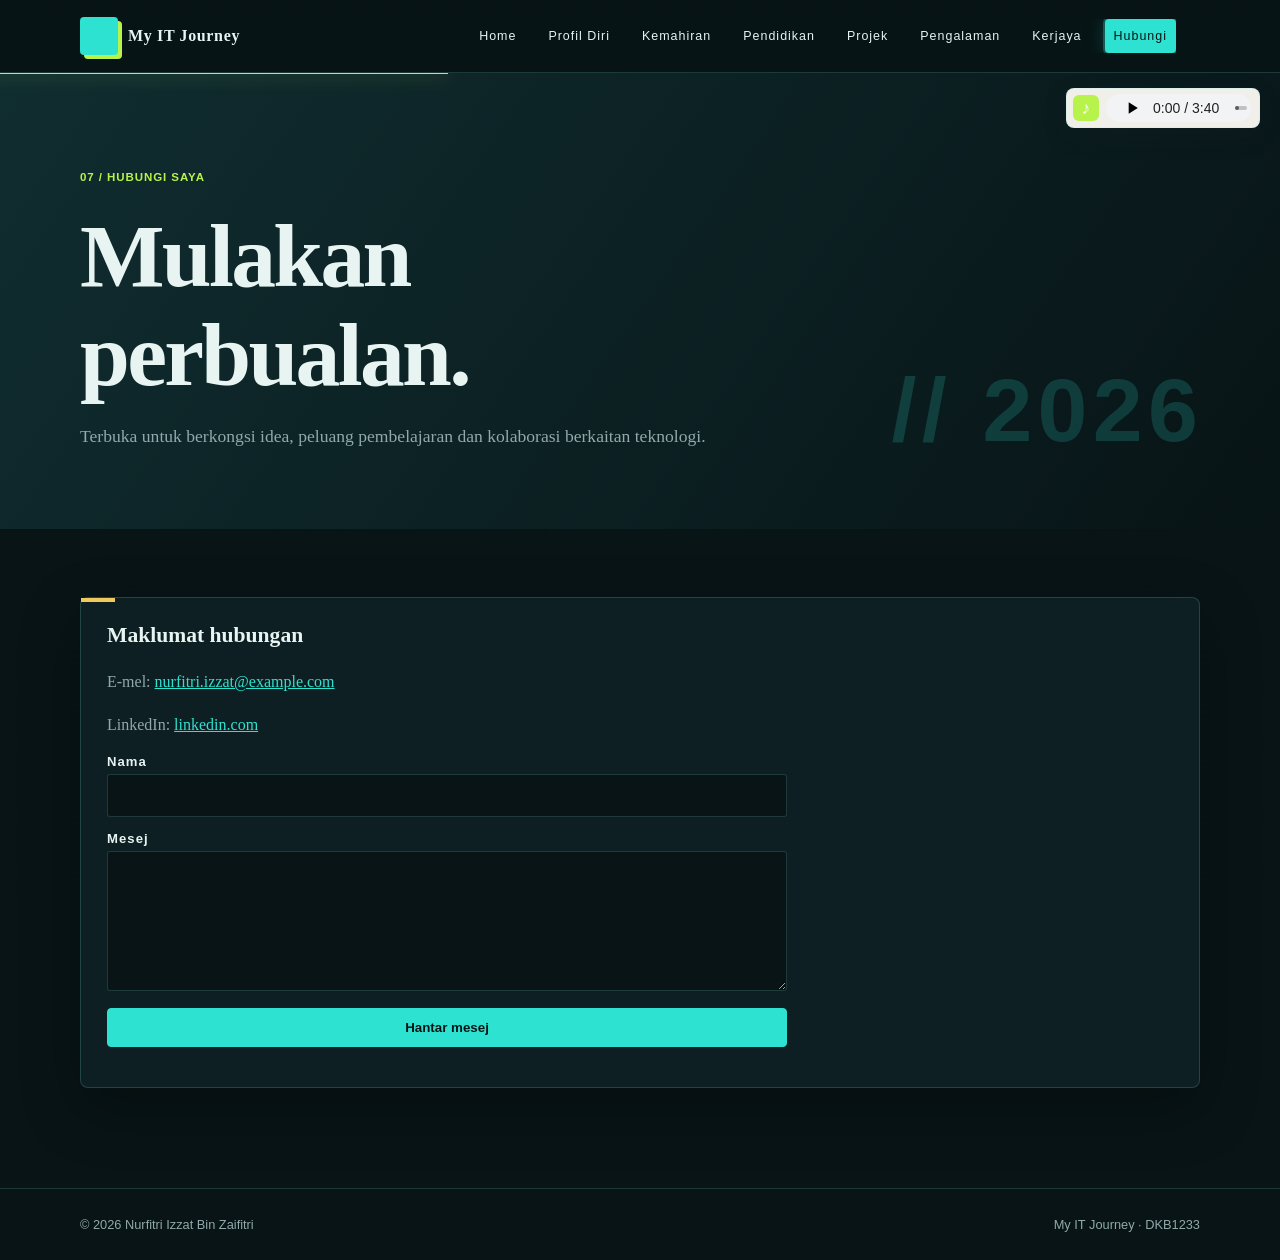
<file: hubungi.html>
<!DOCTYPE html>
<html lang="ms"><head><meta charset="UTF-8"><meta name="viewport" content="width=device-width, initial-scale=1.0"><title>Hubungi | My IT Journey</title><link rel="stylesheet" href="style.css"><link rel="stylesheet" href="theme.css"></head><body>
<header class="topbar"><div class="container nav"><a href="index.html" class="brand"><span class="brand-mark">NI</span><span>My IT Journey</span></a><nav class="nav-links"><a href="index.html">Home</a><a href="profil.html">Profil Diri</a><a href="kemahiran.html">Kemahiran</a><a href="pendidikan.html">Pendidikan</a><a href="projek.html">Projek</a><a href="pengalaman.html">Pengalaman</a><a href="kerjaya.html">Kerjaya</a><a href="hubungi.html">Hubungi</a></nav><div class="header-audio" aria-label="Kawalan muzik latar"><span class="header-audio-label">Muzik latar</span><audio class="background-music" controls autoplay loop preload="auto" aria-label="Muzik latar portfolio"><source src="assets/music/background.mp3" type="audio/mpeg">Pelayar anda tidak menyokong audio.</audio></div></div></header>
<main><section class="page-hero"><div class="container"><span class="eyebrow">07 / HUBUNGI SAYA</span><h1>Mulakan perbualan.</h1><p>Terbuka untuk berkongsi idea, peluang pembelajaran dan kolaborasi berkaitan teknologi.</p></div></section><section class="page-content"><div class="container"><div class="card"><h3>Maklumat hubungan</h3><p>E-mel: <a href="mailto:nurfitri.izzat@example.com">nurfitri.izzat@example.com</a></p><p>LinkedIn: <a href="https://www.linkedin.com/" target="_blank" rel="noopener">linkedin.com</a></p><form class="contact-form" id="contactForm"><label for="nama">Nama<input id="nama" name="nama" required></label><label for="mesej">Mesej<textarea id="mesej" name="mesej" required></textarea></label><button class="btn primary" type="submit">Hantar mesej</button><span class="form-status" id="formStatus" aria-live="polite"></span></form></div></div></section></main><footer><div class="container footer-row"><span>© 2026 Nurfitri Izzat Bin Zaifitri</span><span>My IT Journey · DKB1233</span></div></footer><script src="script.js"></script></body></html>
</file>
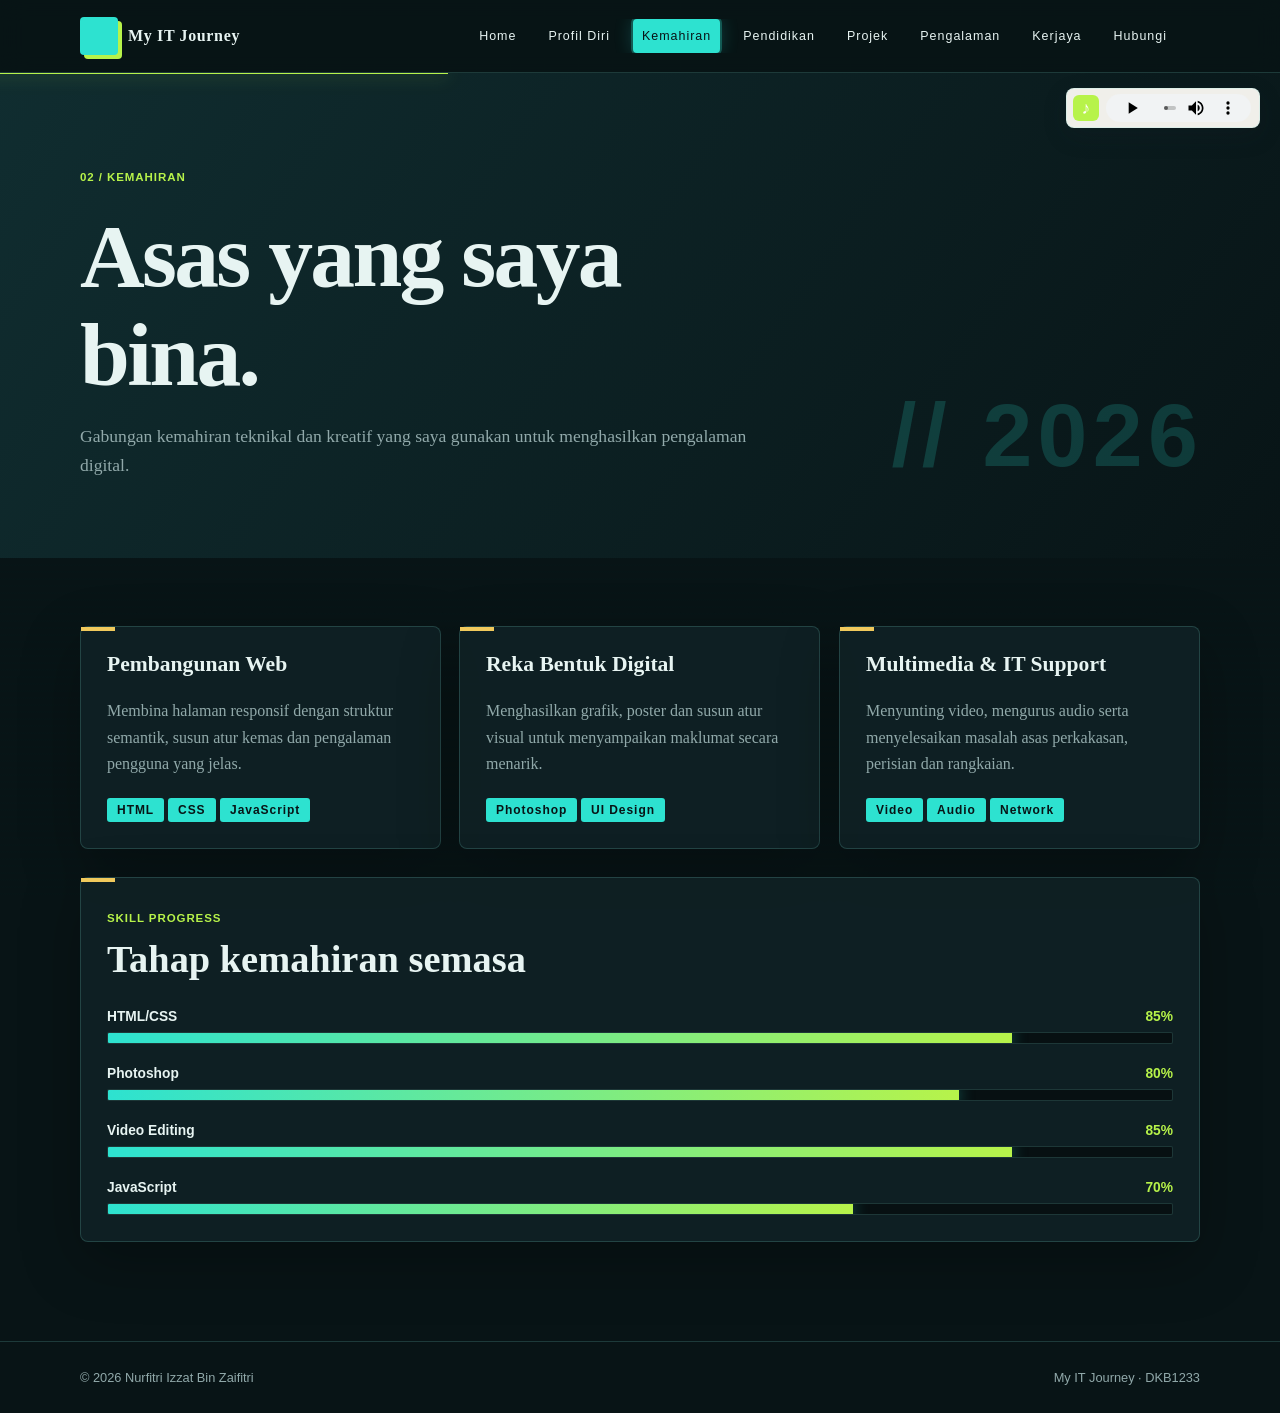
<file: kemahiran.html>
<!DOCTYPE html>
<html lang="ms">
<head><meta charset="UTF-8"><meta name="viewport" content="width=device-width, initial-scale=1.0"><title>Kemahiran | My IT Journey</title><link rel="stylesheet" href="style.css"><link rel="stylesheet" href="theme.css"></head>
<body>
<header class="topbar"><div class="container nav"><a href="index.html" class="brand"><span class="brand-mark">NI</span><span>My IT Journey</span></a><nav class="nav-links"><a href="index.html">Home</a><a href="profil.html">Profil Diri</a><a href="kemahiran.html">Kemahiran</a><a href="pendidikan.html">Pendidikan</a><a href="projek.html">Projek</a><a href="pengalaman.html">Pengalaman</a><a href="kerjaya.html">Kerjaya</a><a href="hubungi.html">Hubungi</a></nav><div class="header-audio" aria-label="Kawalan muzik latar"><span class="header-audio-label">Muzik latar</span><audio class="background-music" controls autoplay loop preload="auto" aria-label="Muzik latar portfolio"><source src="assets/music/background.mp3" type="audio/mpeg">Pelayar anda tidak menyokong audio.</audio></div></div></header>
<main><section class="page-hero"><div class="container"><span class="eyebrow">02 / KEMAHIRAN</span><h1>Asas yang saya bina.</h1><p>Gabungan kemahiran teknikal dan kreatif yang saya gunakan untuk menghasilkan pengalaman digital.</p></div></section><section class="page-content"><div class="container"><div class="feature-grid"><article class="card"><h3>Pembangunan Web</h3><p>Membina halaman responsif dengan struktur semantik, susun atur kemas dan pengalaman pengguna yang jelas.</p><span class="tag">HTML</span><span class="tag">CSS</span><span class="tag">JavaScript</span></article><article class="card"><h3>Reka Bentuk Digital</h3><p>Menghasilkan grafik, poster dan susun atur visual untuk menyampaikan maklumat secara menarik.</p><span class="tag">Photoshop</span><span class="tag">UI Design</span></article><article class="card"><h3>Multimedia & IT Support</h3><p>Menyunting video, mengurus audio serta menyelesaikan masalah asas perkakasan, perisian dan rangkaian.</p><span class="tag">Video</span><span class="tag">Audio</span><span class="tag">Network</span></article></div><div class="card skill-progress"><div class="section-head"><span class="eyebrow">SKILL PROGRESS</span><h2>Tahap kemahiran semasa</h2></div><div class="progress-item"><div class="progress-label"><strong>HTML/CSS</strong><span>85%</span></div><div class="progress-track"><span style="--progress: 85%"></span></div></div><div class="progress-item"><div class="progress-label"><strong>Photoshop</strong><span>80%</span></div><div class="progress-track"><span style="--progress: 80%"></span></div></div><div class="progress-item"><div class="progress-label"><strong>Video Editing</strong><span>85%</span></div><div class="progress-track"><span style="--progress: 85%"></span></div></div><div class="progress-item"><div class="progress-label"><strong>JavaScript</strong><span>70%</span></div><div class="progress-track"><span style="--progress: 70%"></span></div></div></div></div></section></main>
<footer><div class="container footer-row"><span>© 2026 Nurfitri Izzat Bin Zaifitri</span><span>My IT Journey · DKB1233</span></div></footer><script src="script.js"></script></body></html>
</file>
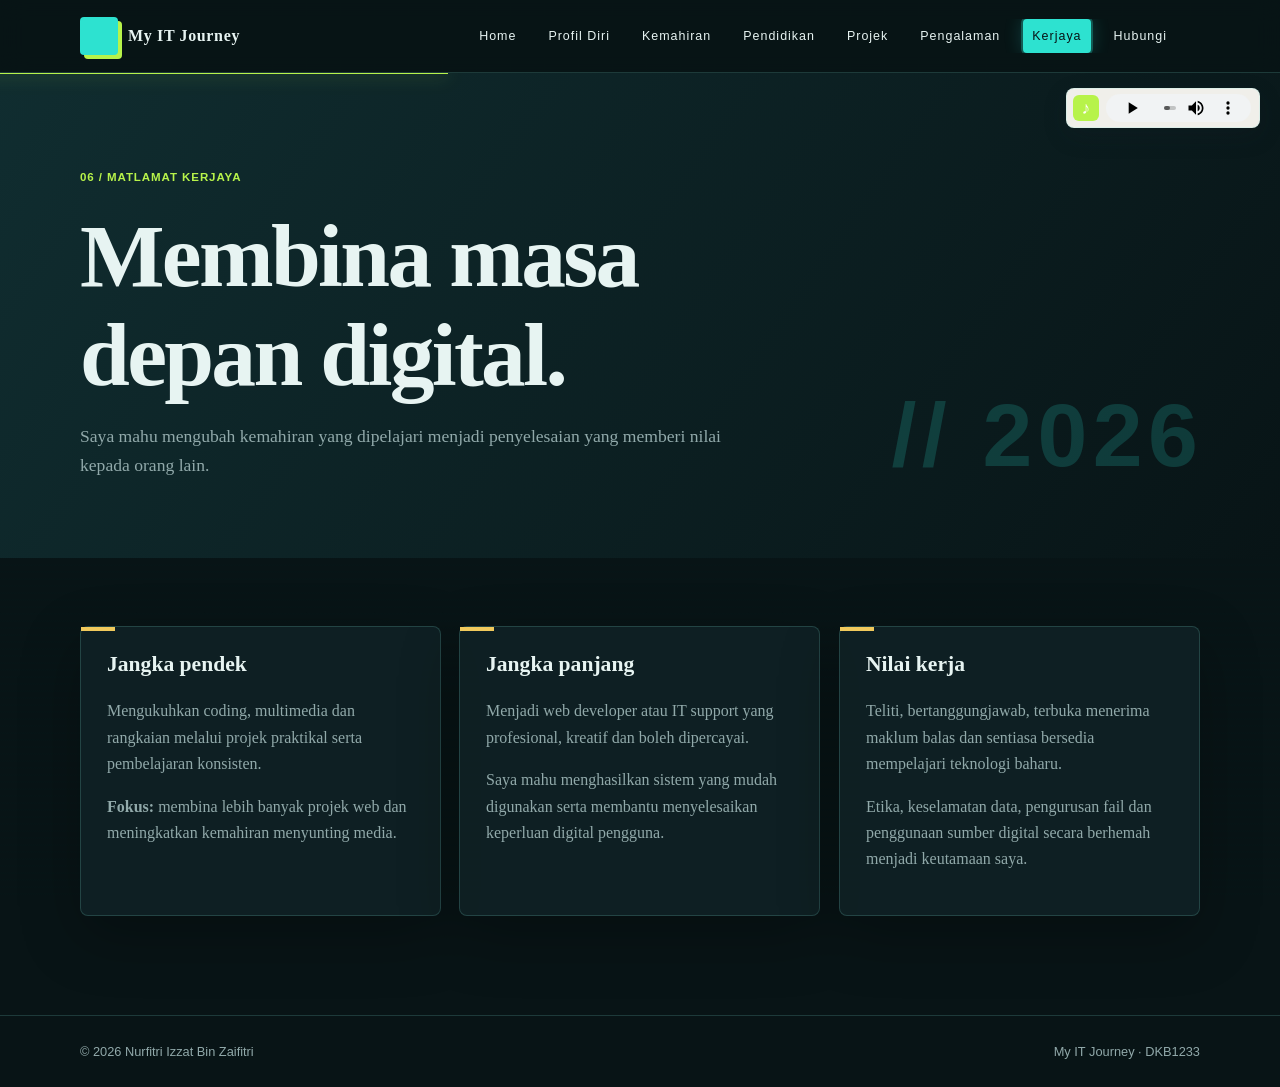
<file: kerjaya.html>
<!DOCTYPE html>
<html lang="ms"><head><meta charset="UTF-8"><meta name="viewport" content="width=device-width, initial-scale=1.0"><title>Kerjaya | My IT Journey</title><link rel="stylesheet" href="style.css"><link rel="stylesheet" href="theme.css"></head><body><header class="topbar"><div class="container nav"><a href="index.html" class="brand"><span class="brand-mark">NI</span><span>My IT Journey</span></a><nav class="nav-links"><a href="index.html">Home</a><a href="profil.html">Profil Diri</a><a href="kemahiran.html">Kemahiran</a><a href="pendidikan.html">Pendidikan</a><a href="projek.html">Projek</a><a href="pengalaman.html">Pengalaman</a><a href="kerjaya.html">Kerjaya</a><a href="hubungi.html">Hubungi</a></nav></div></header><main><section class="page-hero"><div class="container"><span class="eyebrow">06 / MATLAMAT KERJAYA</span><h1>Membina masa depan digital.</h1><p>Saya mahu mengubah kemahiran yang dipelajari menjadi penyelesaian yang memberi nilai kepada orang lain.</p></div></section><section class="page-content"><div class="container feature-grid"><article class="card"><h3>Jangka pendek</h3><p>Mengukuhkan coding, multimedia dan rangkaian melalui projek praktikal serta pembelajaran konsisten.</p><p><strong>Fokus:</strong> membina lebih banyak projek web dan meningkatkan kemahiran menyunting media.</p></article><article class="card"><h3>Jangka panjang</h3><p>Menjadi web developer atau IT support yang profesional, kreatif dan boleh dipercayai.</p><p>Saya mahu menghasilkan sistem yang mudah digunakan serta membantu menyelesaikan keperluan digital pengguna.</p></article><article class="card"><h3>Nilai kerja</h3><p>Teliti, bertanggungjawab, terbuka menerima maklum balas dan sentiasa bersedia mempelajari teknologi baharu.</p><p>Etika, keselamatan data, pengurusan fail dan penggunaan sumber digital secara berhemah menjadi keutamaan saya.</p></article></div></section></main><footer><div class="container footer-row"><span>© 2026 Nurfitri Izzat Bin Zaifitri</span><span>My IT Journey · DKB1233</span></div></footer><script src="script.js"></script></body></html>
</file>
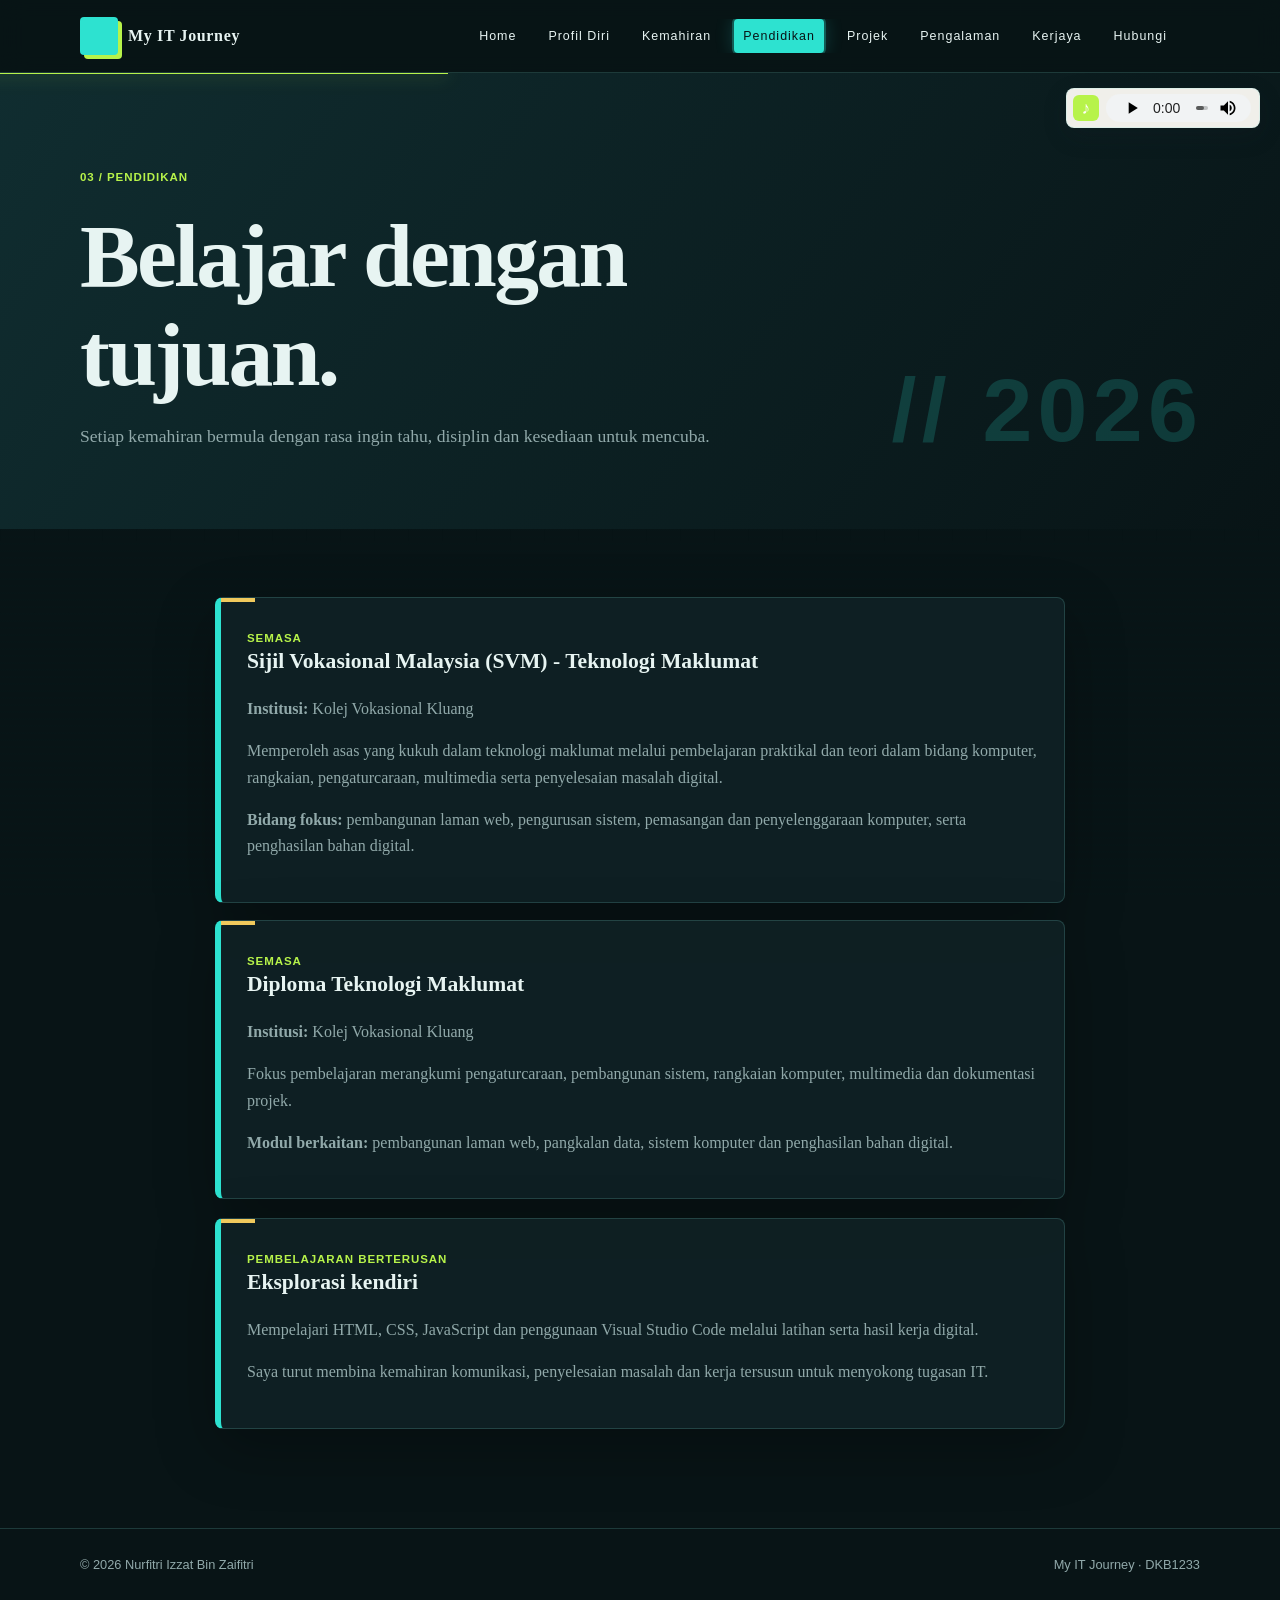
<file: pendidikan.html>
<!DOCTYPE html>
<html lang="ms"><head><meta charset="UTF-8"><meta name="viewport" content="width=device-width, initial-scale=1.0"><title>Pendidikan | My IT Journey</title><link rel="stylesheet" href="style.css"><link rel="stylesheet" href="theme.css"></head><body>
<header class="topbar"><div class="container nav"><a href="index.html" class="brand"><span class="brand-mark">NI</span><span>My IT Journey</span></a><nav class="nav-links"><a href="index.html">Home</a><a href="profil.html">Profil Diri</a><a href="kemahiran.html">Kemahiran</a><a href="pendidikan.html">Pendidikan</a><a href="projek.html">Projek</a><a href="pengalaman.html">Pengalaman</a><a href="kerjaya.html">Kerjaya</a><a href="hubungi.html">Hubungi</a></nav><div class="header-audio" aria-label="Kawalan muzik latar"><span class="header-audio-label">Muzik latar</span><audio class="background-music" controls autoplay loop preload="auto" aria-label="Muzik latar portfolio"><source src="assets/music/background.mp3" type="audio/mpeg">Pelayar anda tidak menyokong audio.</audio></div></div></header>
<main><section class="page-hero"><div class="container"><span class="eyebrow">03 / PENDIDIKAN</span><h1>Belajar dengan tujuan.</h1><p>Setiap kemahiran bermula dengan rasa ingin tahu, disiplin dan kesediaan untuk mencuba.</p></div></section><section class="page-content"><div class="container timeline"><article class="card"><span class="eyebrow">SEMASA</span><h3>Sijil Vokasional Malaysia (SVM) - Teknologi Maklumat</h3><p><strong>Institusi:</strong> Kolej Vokasional Kluang</p><p>Memperoleh asas yang kukuh dalam teknologi maklumat melalui pembelajaran praktikal dan teori dalam bidang komputer, rangkaian, pengaturcaraan, multimedia serta penyelesaian masalah digital.</p><p><strong>Bidang fokus:</strong> pembangunan laman web, pengurusan sistem, pemasangan dan penyelenggaraan komputer, serta penghasilan bahan digital.</p></article><article class="card"><span class="eyebrow">SEMASA</span><h3>Diploma Teknologi Maklumat</h3><p><strong>Institusi:</strong> Kolej Vokasional Kluang</p><p>Fokus pembelajaran merangkumi pengaturcaraan, pembangunan sistem, rangkaian komputer, multimedia dan dokumentasi projek.</p><p><strong>Modul berkaitan:</strong> pembangunan laman web, pangkalan data, sistem komputer dan penghasilan bahan digital.</p></article><article class="card"><span class="eyebrow">PEMBELAJARAN BERTERUSAN</span><h3>Eksplorasi kendiri</h3><p>Mempelajari HTML, CSS, JavaScript dan penggunaan Visual Studio Code melalui latihan serta hasil kerja digital.</p><p>Saya turut membina kemahiran komunikasi, penyelesaian masalah dan kerja tersusun untuk menyokong tugasan IT.</p></article></div></section></main><footer><div class="container footer-row"><span>© 2026 Nurfitri Izzat Bin Zaifitri</span><span>My IT Journey · DKB1233</span></div></footer><script src="script.js"></script></body></html>
</file>
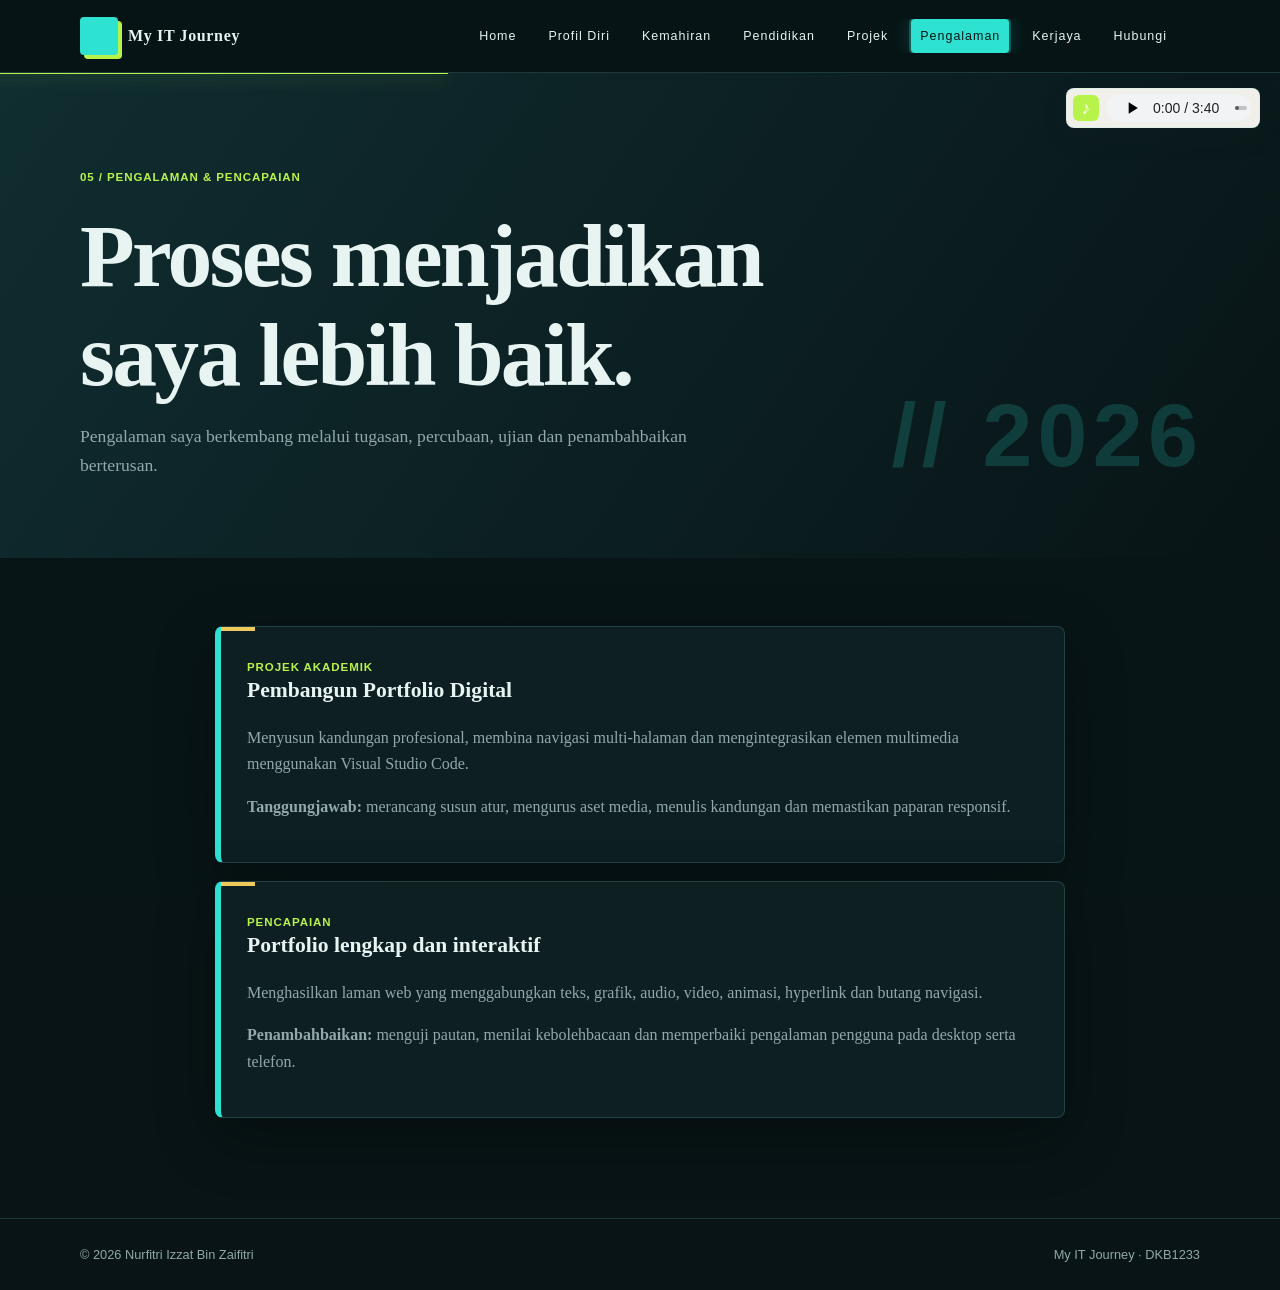
<file: pengalaman.html>
<!DOCTYPE html>
<html lang="ms"><head><meta charset="UTF-8"><meta name="viewport" content="width=device-width, initial-scale=1.0"><title>Pengalaman | My IT Journey</title><link rel="stylesheet" href="style.css"><link rel="stylesheet" href="theme.css"></head><body><header class="topbar"><div class="container nav"><a href="index.html" class="brand"><span class="brand-mark">NI</span><span>My IT Journey</span></a><nav class="nav-links"><a href="index.html">Home</a><a href="profil.html">Profil Diri</a><a href="kemahiran.html">Kemahiran</a><a href="pendidikan.html">Pendidikan</a><a href="projek.html">Projek</a><a href="pengalaman.html">Pengalaman</a><a href="kerjaya.html">Kerjaya</a><a href="hubungi.html">Hubungi</a></nav></div></header><main><section class="page-hero"><div class="container"><span class="eyebrow">05 / PENGALAMAN & PENCAPAIAN</span><h1>Proses menjadikan saya lebih baik.</h1><p>Pengalaman saya berkembang melalui tugasan, percubaan, ujian dan penambahbaikan berterusan.</p></div></section><section class="page-content"><div class="container timeline"><article class="card"><span class="eyebrow">PROJEK AKADEMIK</span><h3>Pembangun Portfolio Digital</h3><p>Menyusun kandungan profesional, membina navigasi multi-halaman dan mengintegrasikan elemen multimedia menggunakan Visual Studio Code.</p><p><strong>Tanggungjawab:</strong> merancang susun atur, mengurus aset media, menulis kandungan dan memastikan paparan responsif.</p></article><article class="card"><span class="eyebrow">PENCAPAIAN</span><h3>Portfolio lengkap dan interaktif</h3><p>Menghasilkan laman web yang menggabungkan teks, grafik, audio, video, animasi, hyperlink dan butang navigasi.</p><p><strong>Penambahbaikan:</strong> menguji pautan, menilai kebolehbacaan dan memperbaiki pengalaman pengguna pada desktop serta telefon.</p></article></div></section></main><footer><div class="container footer-row"><span>© 2026 Nurfitri Izzat Bin Zaifitri</span><span>My IT Journey · DKB1233</span></div></footer><script src="script.js"></script></body></html>
</file>
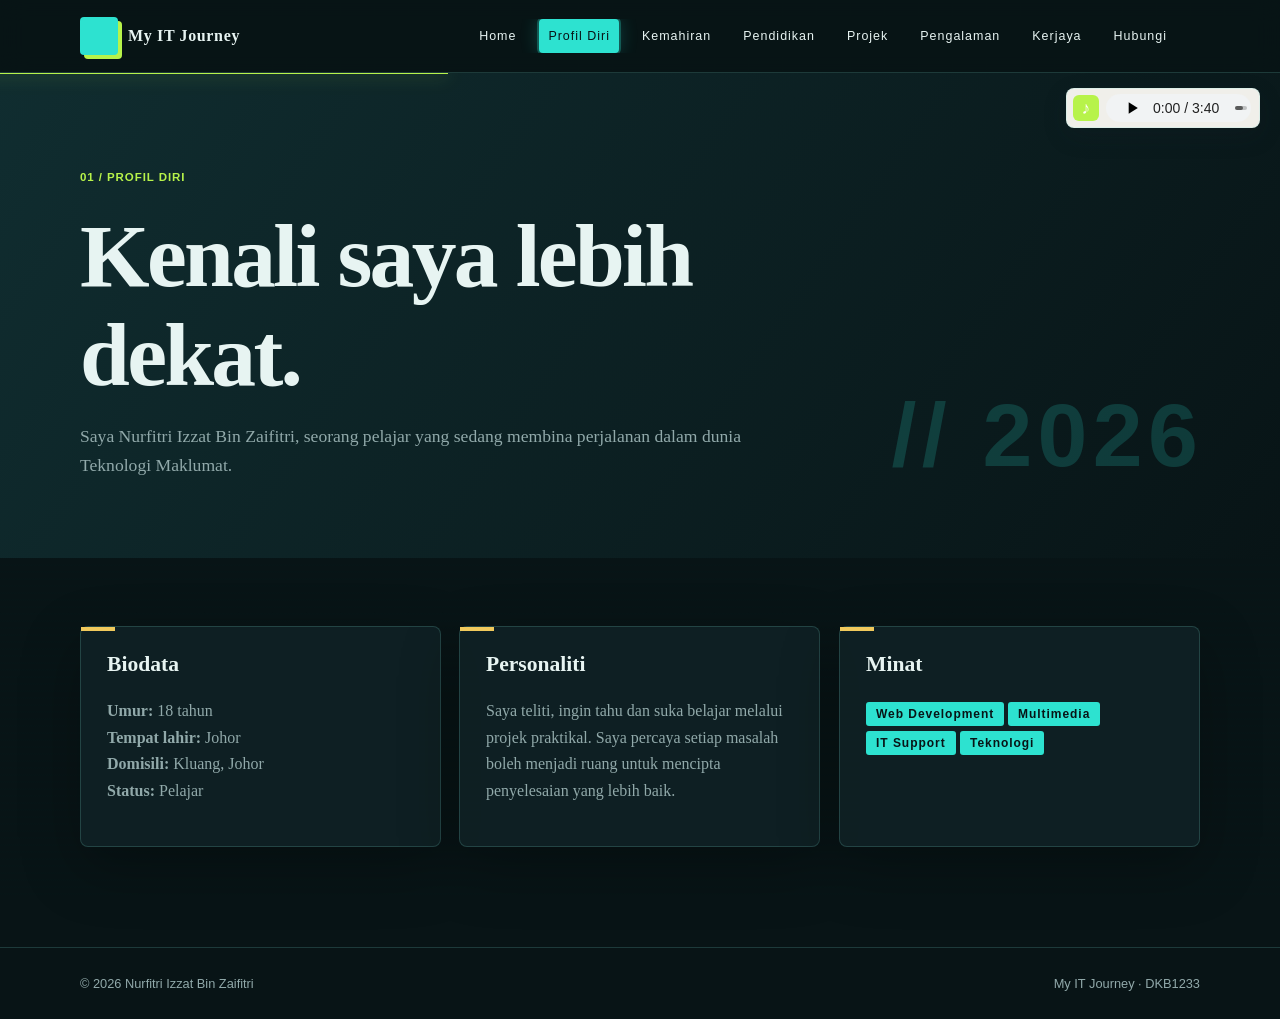
<file: profil.html>
<!DOCTYPE html>
<html lang="ms"><head><meta charset="UTF-8"><meta name="viewport" content="width=device-width, initial-scale=1.0"><title>Profil Diri | My IT Journey</title><link rel="stylesheet" href="style.css"><link rel="stylesheet" href="theme.css"></head><body>
<header class="topbar"><div class="container nav"><a href="index.html" class="brand"><span class="brand-mark">NI</span><span>My IT Journey</span></a><nav class="nav-links"><a href="index.html">Home</a><a href="profil.html">Profil Diri</a><a href="kemahiran.html">Kemahiran</a><a href="pendidikan.html">Pendidikan</a><a href="projek.html">Projek</a><a href="pengalaman.html">Pengalaman</a><a href="kerjaya.html">Kerjaya</a><a href="hubungi.html">Hubungi</a></nav><div class="header-audio" aria-label="Kawalan muzik latar"><span class="header-audio-label">Muzik latar</span><audio class="background-music" controls autoplay loop preload="auto" aria-label="Muzik latar portfolio"><source src="assets/music/background.mp3" type="audio/mpeg">Pelayar anda tidak menyokong audio.</audio></div></div></header>
<main><section class="page-hero"><div class="container"><span class="eyebrow">01 / PROFIL DIRI</span><h1>Kenali saya lebih dekat.</h1><p>Saya Nurfitri Izzat Bin Zaifitri, seorang pelajar yang sedang membina perjalanan dalam dunia Teknologi Maklumat.</p></div></section><section class="page-content"><div class="container feature-grid"><article class="card"><h3>Biodata</h3><p><strong>Umur:</strong> 18 tahun<br><strong>Tempat lahir:</strong> Johor<br><strong>Domisili:</strong> Kluang, Johor<br><strong>Status:</strong> Pelajar</p></article><article class="card"><h3>Personaliti</h3><p>Saya teliti, ingin tahu dan suka belajar melalui projek praktikal. Saya percaya setiap masalah boleh menjadi ruang untuk mencipta penyelesaian yang lebih baik.</p></article><article class="card"><h3>Minat</h3><p><span class="tag">Web Development</span><span class="tag">Multimedia</span><span class="tag">IT Support</span><span class="tag">Teknologi</span></p></article></div></section></main><footer><div class="container footer-row"><span>© 2026 Nurfitri Izzat Bin Zaifitri</span><span>My IT Journey · DKB1233</span></div></footer><script src="script.js"></script></body></html>
</file>
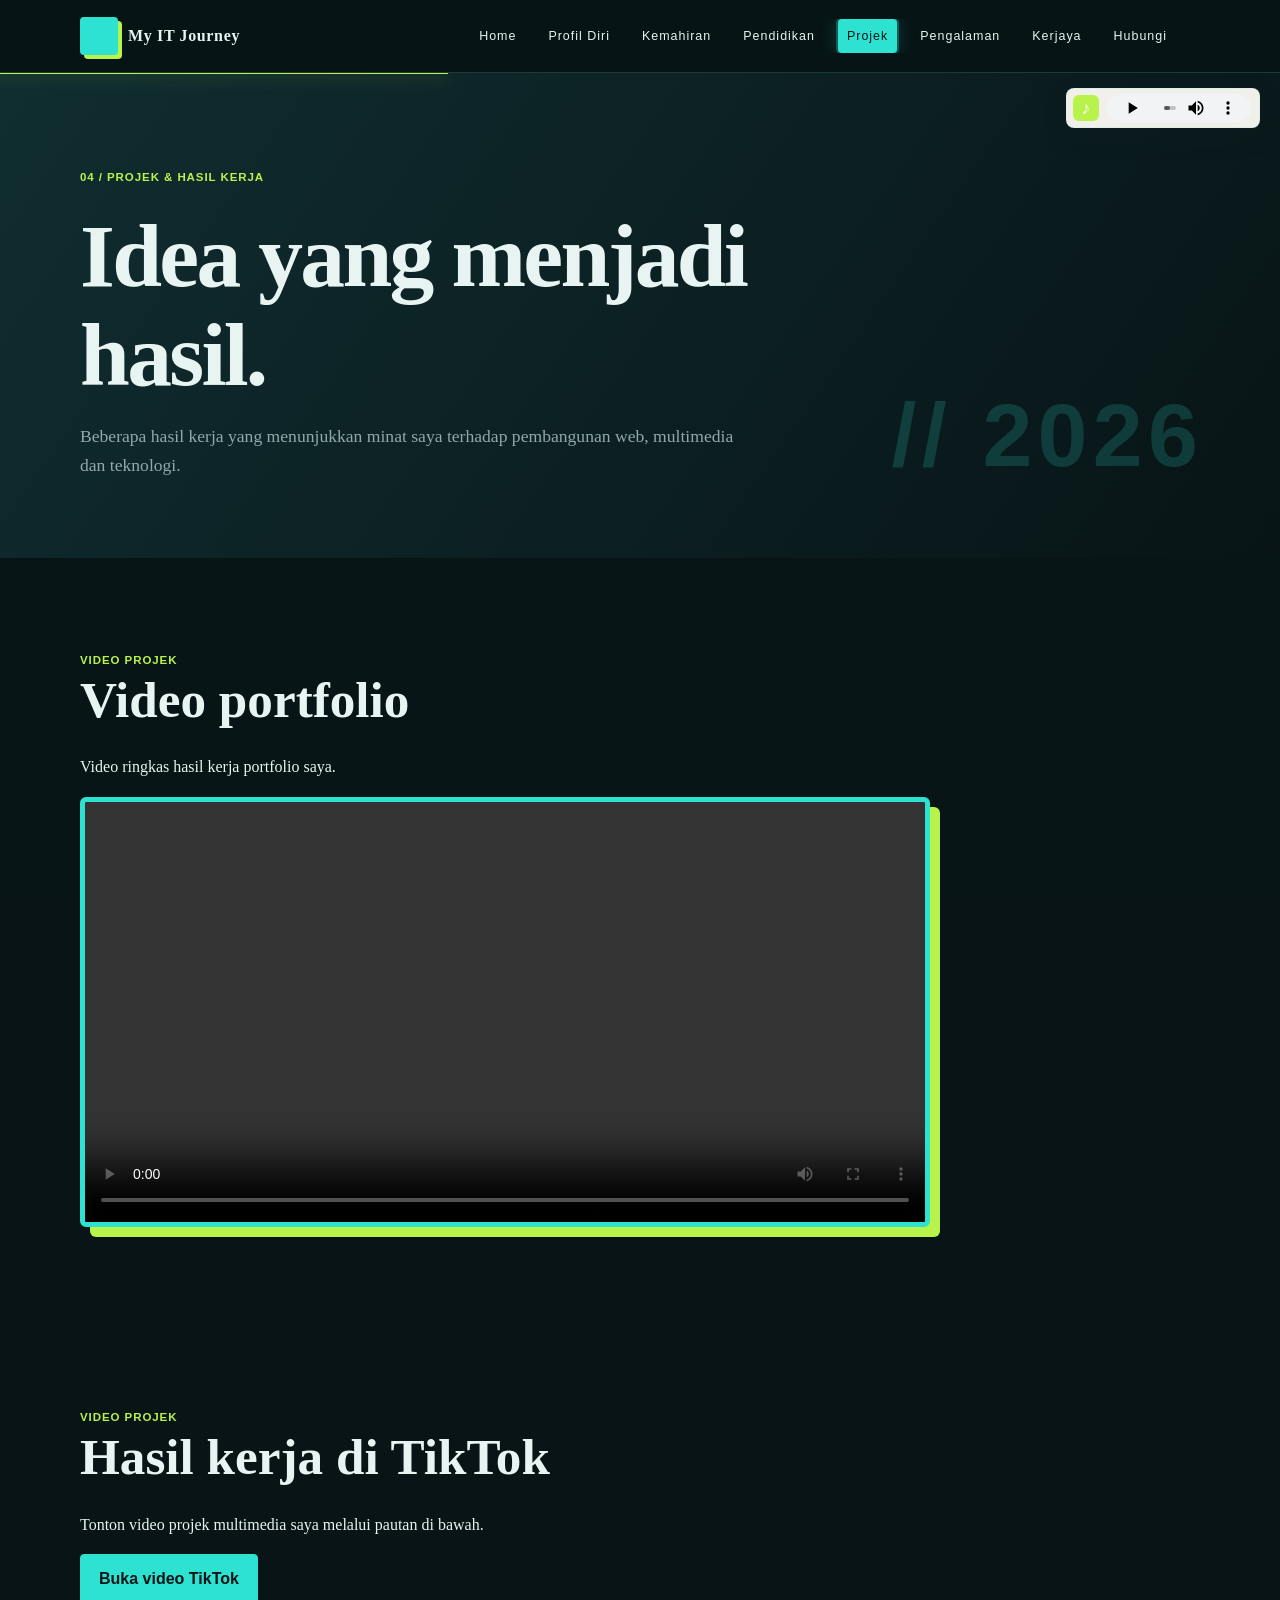
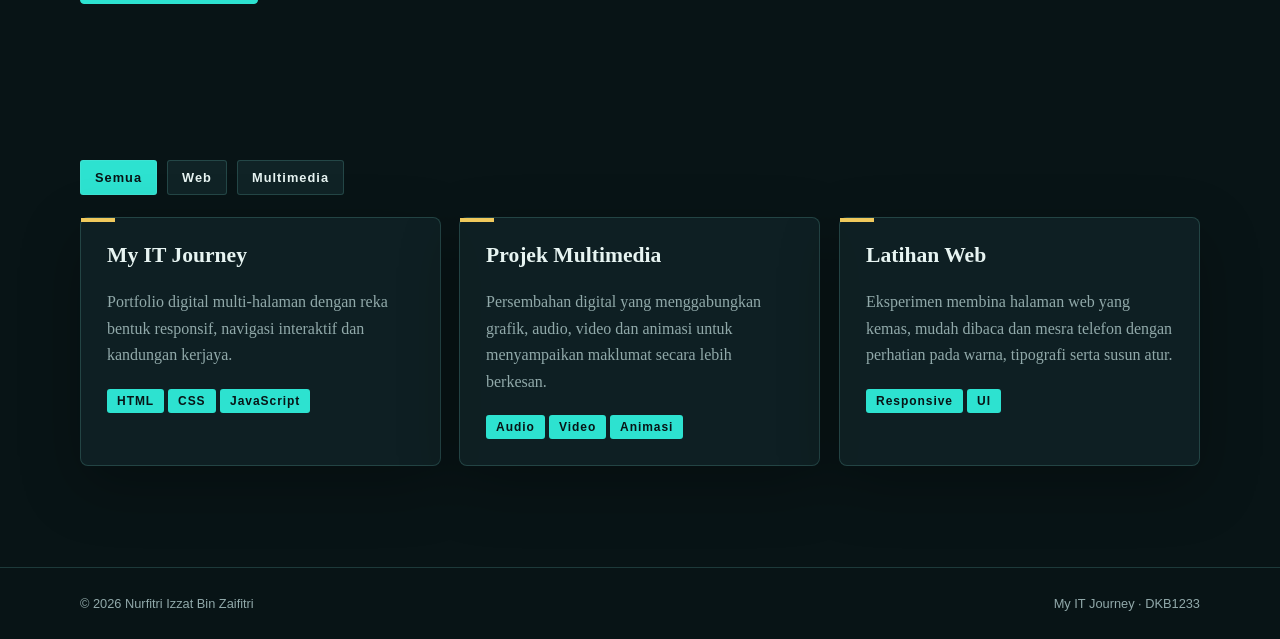
<file: projek.html>
<!DOCTYPE html>
<html lang="ms">
<head>
  <meta charset="UTF-8">
  <meta name="viewport" content="width=device-width, initial-scale=1.0">
  <title>Projek | My IT Journey</title>
  <link rel="stylesheet" href="style.css">
  <link rel="stylesheet" href="theme.css">
</head>
<body>
  <header class="topbar">
    <div class="container nav">
      <a href="index.html" class="brand"><span class="brand-mark">NI</span><span>My IT Journey</span></a>
      <nav class="nav-links">
        <a href="index.html">Home</a>
        <a href="profil.html">Profil Diri</a>
        <a href="kemahiran.html">Kemahiran</a>
        <a href="pendidikan.html">Pendidikan</a>
        <a href="projek.html">Projek</a>
        <a href="pengalaman.html">Pengalaman</a>
        <a href="kerjaya.html">Kerjaya</a>
        <a href="hubungi.html">Hubungi</a>
      </nav>
    </div>
  </header>
  <main>
    <section class="page-hero">
      <div class="container">
        <span class="eyebrow">04 / PROJEK &amp; HASIL KERJA</span>
        <h1>Idea yang menjadi hasil.</h1>
        <p>Beberapa hasil kerja yang menunjukkan minat saya terhadap pembangunan web, multimedia dan teknologi.</p>
      </div>
    </section>
    <section class="section project-video-section">
      <div class="container">
        <div class="cta">
          <span class="eyebrow">VIDEO PROJEK</span>
          <h2>Video portfolio</h2>
          <p>Video ringkas hasil kerja portfolio saya.</p>
          <div class="media-box">
            <video controls preload="metadata" playsinline>
              <source src="assets/WhatsApp%20Video%202026-09-16%20at%202.42.48%20PM.mp4" type="video/mp4">
              Pelayar anda tidak menyokong video.
            </video>
          </div>
        </div>
      </div>
    </section>
    <section class="page-content">
      <div class="container">
        <div class="project-toolbar">
          <button class="filter-btn active" data-filter="all">Semua</button>
          <button class="filter-btn" data-filter="web">Web</button>
          <button class="filter-btn" data-filter="media">Multimedia</button>
        </div>
        <div class="feature-grid project-list">
          <article class="card project-item" data-category="web">
            <h3>My IT Journey</h3>
            <p>Portfolio digital multi-halaman dengan reka bentuk responsif, navigasi interaktif dan kandungan kerjaya.</p>
            <span class="tag">HTML</span><span class="tag">CSS</span><span class="tag">JavaScript</span>
          </article>
          <article class="card project-item" data-category="media">
            <h3>Projek Multimedia</h3>
            <p>Persembahan digital yang menggabungkan grafik, audio, video dan animasi untuk menyampaikan maklumat secara lebih berkesan.</p>
            <span class="tag">Audio</span><span class="tag">Video</span><span class="tag">Animasi</span>
          </article>
          <article class="card project-item" data-category="web">
            <h3>Latihan Web</h3>
            <p>Eksperimen membina halaman web yang kemas, mudah dibaca dan mesra telefon dengan perhatian pada warna, tipografi serta susun atur.</p>
            <span class="tag">Responsive</span><span class="tag">UI</span>
          </article>
        </div>
      </div>
    </section>
  </main>
  <footer>
    <div class="container footer-row"><span>© 2026 Nurfitri Izzat Bin Zaifitri</span><span>My IT Journey · DKB1233</span></div>
  </footer>
  <script src="script.js"></script>
</body>
</html>
</file>
<file: style.css>
:root {
    --ink: #17212b;
    --muted: #61707d;
    --paper: #f5f1e9;
    --white: #fffdf8;
    --teal: #0c7775;
    --coral: #e06b4e;
    --line: #d8d1c5;
    --shadow: 0 18px 50px rgba(23, 33, 43, .10);
}

* { box-sizing: border-box; }
html { scroll-behavior: smooth; }
body { margin: 0; color: var(--ink); background: var(--paper); font-family: Georgia, 'Times New Roman', serif; line-height: 1.65; }
a { color: var(--teal); }
.container { width: min(1120px, calc(100% - 40px)); margin: auto; }
.topbar { position: sticky; top: 0; z-index: 10; background: rgba(245, 241, 233, .94); border-bottom: 1px solid var(--line); backdrop-filter: blur(12px); }
.nav { display: flex; align-items: center; justify-content: space-between; gap: 24px; min-height: 72px; }
.brand { color: var(--ink); text-decoration: none; font-weight: 700; letter-spacing: .04em; display: flex; align-items: center; gap: 10px; }
.brand-mark { display: grid; place-items: center; width: 38px; aspect-ratio: 1; color: transparent; background: var(--teal); border-radius: 50%; font-family: Arial, sans-serif; font-size: 0; }
.nav-links { display: flex; flex-wrap: wrap; justify-content: flex-end; gap: 14px; font-family: Arial, sans-serif; font-size: .78rem; }
.nav-links a { color: var(--ink); text-decoration: none; }
.nav-links a:hover { color: var(--coral); }
.header-audio { position: fixed; top: 88px; right: 20px; z-index: 15; display: flex; align-items: center; gap: 7px; width: max-content; max-width: calc(100vw - 40px); padding: 5px 8px 5px 6px; border: 1px solid var(--line); border-radius: 8px; background: rgba(255, 253, 248, .94); font: 700 .72rem Arial, sans-serif; white-space: nowrap; box-shadow: 0 8px 24px rgba(23, 33, 43, .16); }
.audio-icon { display: grid; place-items: center; flex: 0 0 26px; width: 26px; height: 26px; color: var(--white); background: var(--coral); border-radius: 6px; font: 1.1rem Georgia, serif; }
.audio-copy { display: block; min-width: 0; }
.audio-copy strong { color: var(--ink); font-size: .65rem; }
.audio-status { color: var(--teal); font-size: .58rem; letter-spacing: .1em; }
.audio-bars { display: flex; align-items: center; justify-content: center; gap: 3px; height: 26px; }
.audio-bars i { display: block; width: 3px; height: 8px; border-radius: 3px; background: var(--teal); }
.header-audio.is-playing .audio-bars i { animation: audioBar .8s ease-in-out infinite alternate; }
.header-audio.is-playing .audio-bars i:nth-child(2) { animation-delay: -.25s; }
.header-audio.is-playing .audio-bars i:nth-child(3) { animation-delay: -.5s; }
.header-audio.is-playing .audio-bars i:nth-child(4) { animation-delay: -.15s; }
.header-audio.is-playing .audio-bars i:nth-child(5) { animation-delay: -.4s; }
.header-audio audio { width: 145px; height: 28px; }
@keyframes audioBar { from { height: 5px; opacity: .55; } to { height: 24px; opacity: 1; } }
.menu-toggle { display: none; align-items: center; gap: 7px; color: var(--ink); font: 700 .75rem Arial, sans-serif; }
.hero { padding: 100px 0 80px; background: linear-gradient(135deg, #dcece7 0%, var(--paper) 58%, #f2d6c8 100%); }
.hero-grid { display: grid; grid-template-columns: 1.25fr .75fr; align-items: center; gap: 64px; }
.eyebrow { color: var(--coral); font: 700 .72rem/1.2 Arial, sans-serif; letter-spacing: .16em; }
h1, h2, h3 { line-height: 1.1; margin-top: 0; }
h1 { max-width: 720px; margin: 18px 0; font-size: clamp(3.5rem, 9vw, 7.5rem); letter-spacing: .02em; }
h1 span { color: var(--teal); }
h2 { font-size: clamp(2rem, 4vw, 3.3rem); margin-bottom: 26px; }
h3 { font-size: 1.35rem; }
.lead { max-width: 620px; color: var(--muted); font-size: 1.15rem; }
.actions { display: flex; flex-wrap: wrap; gap: 12px; margin: 28px 0; }
.btn { display: inline-block; padding: 11px 18px; border: 1px solid var(--teal); border-radius: 4px; text-decoration: none; font-family: Arial, sans-serif; font-weight: 700; }
.btn.primary { color: var(--white); background: var(--teal); }
.btn.ghost { color: var(--teal); }
.card, .avatar-card { background: rgba(255, 253, 248, .8); border: 1px solid var(--line); border-radius: 8px; padding: 26px; box-shadow: var(--shadow); }
.avatar-card { text-align: center; transform: rotate(2deg); }
.avatar { width: min(100%, 270px); margin: 0 auto 22px; }
.avatar img { display: block; width: 100%; }
.avatar-card p, .card p { color: var(--muted); }
audio { width: 100%; }
.section { padding: 88px 0; }
.section.alt { background: #e7efeb; }
.section-head { margin-bottom: 28px; }
.grid-3 { display: grid; grid-template-columns: repeat(3, 1fr); gap: 18px; }
.card { height: 100%; transition: transform .25s ease, box-shadow .25s ease; }
.card:hover { transform: translateY(-5px); box-shadow: 0 22px 56px rgba(23, 33, 43, .16); }
.media-box { overflow: hidden; border-radius: 6px; background: var(--ink); }
video { display: block; width: 100%; min-height: 260px; }
.cta { max-width: 850px; }
footer { padding: 28px 0; border-top: 1px solid var(--line); font: .8rem Arial, sans-serif; color: var(--muted); }
.footer-row { display: flex; justify-content: space-between; gap: 18px; }
@media (min-width: 801px) {
    .nav { display: grid; grid-template-columns: auto minmax(0, 1fr) auto; align-items: center; }
    .nav-links { flex-wrap: nowrap; min-width: 0; overflow-x: auto; scrollbar-width: none; }
    .nav-links::-webkit-scrollbar { display: none; }
    .nav-links a { flex: 0 0 auto; }
}
@media (max-width: 800px) { .nav { align-items: flex-start; flex-direction: column; padding: 14px 0; } .nav-links { justify-content: flex-start; } .menu-toggle { display: flex; margin-left: auto; padding: 10px 13px; border: 1px solid var(--teal); border-radius: 8px; background: var(--white); } .menu-toggle::after { content: 'Menu'; } .header-audio { top: 76px; right: 12px; max-width: calc(100vw - 24px); padding: 4px 6px; } .audio-copy { display: none; } .header-audio audio { width: 132px; } .hero-grid, .grid-3 { grid-template-columns: 1fr; } .hero { padding-top: 65px; } .avatar-card { max-width: 420px; margin: auto; } }
@media (max-width: 520px) { .container { width: min(100% - 28px, 1120px); } h1 { font-size: 3.4rem; } .section { padding: 60px 0; } .footer-row { flex-direction: column; } }
</file>
<file: theme.css>
:root {
    --ink: #e7f4f2;
    --muted: #91a9aa;
    --paper: #081416;
    --panel: #102326;
    --teal: #2de2d0;
    --coral: #b7f34a;
    --yellow: #f0c95c;
    --line: rgba(129, 232, 221, .18);
    --shadow: 0 20px 60px rgba(0, 0, 0, .28);
}

html { background: var(--paper); }
body { position: relative; isolation: isolate; background: var(--paper); color: var(--ink); }
body.home-page main > section:not(.hero) { display: none; }
body::before { content: ''; position: fixed; inset: 0; z-index: -2; pointer-events: none; opacity: .22; background-image: linear-gradient(rgba(45,226,208,.07) 1px, transparent 1px), linear-gradient(90deg, rgba(45,226,208,.07) 1px, transparent 1px); background-size: 34px 34px; mask-image: linear-gradient(to bottom, black, transparent 80%); animation: gridDrift 18s linear infinite; }
body::after { content: ''; position: fixed; inset: 0; z-index: -1; pointer-events: none; opacity: .12; background: repeating-linear-gradient(0deg, transparent 0 5px, rgba(45,226,208,.12) 6px, transparent 7px); animation: scanLine 8s linear infinite; }
.topbar { background: rgba(8, 20, 22, .9); border-bottom-color: var(--line); }
.brand-mark { background: var(--teal); color: #081416; border-radius: 4px; box-shadow: 4px 4px 0 var(--coral); }
.nav-links a { padding: 7px 9px; border-radius: 4px; transition: background .2s, color .2s; }
.nav-links a { color: var(--ink); }
.nav-links a:hover { background: var(--teal); color: #081416; }
.nav-links a.active { color: #081416; background: var(--teal); box-shadow: 0 0 0 2px rgba(45,226,208,.28), 0 0 18px rgba(45,226,208,.25); }
.menu-toggle { display: none; border: 1px solid var(--line); border-radius: 4px; padding: 9px; background: var(--panel); cursor: pointer; }
.menu-toggle span { display: block; width: 22px; height: 2px; margin: 4px; background: var(--teal); transition: transform .2s, opacity .2s; }
.scroll-progress { position: fixed; inset: 0 auto auto 0; z-index: 20; width: 0; height: 3px; background: var(--coral); box-shadow: 0 0 12px var(--coral); transition: width .08s linear; }
.back-to-top { position: fixed; right: 22px; bottom: 22px; z-index: 9; width: 42px; aspect-ratio: 1; border: 1px solid var(--teal); border-radius: 4px; color: #081416; background: var(--teal); cursor: pointer; font: 700 1.3rem Arial, sans-serif; opacity: 0; pointer-events: none; transform: translateY(12px); transition: opacity .2s, transform .2s; }
.back-to-top.is-visible { opacity: 1; pointer-events: auto; transform: translateY(0); }
.btn.primary { color: #081416; background: var(--teal); }
.btn.ghost { color: var(--teal); }
.eyebrow, .nav-links, .tag, .filter-btn, .contact-form label { letter-spacing: .08em; }
.hero { position: relative; overflow: hidden; background: radial-gradient(circle at 82% 22%, rgba(45,226,208,.16), transparent 24%), linear-gradient(135deg, #102d30, var(--paper) 65%); }
.hero::after { content: '01'; position: absolute; right: 8%; top: 16%; color: rgba(183,243,74,.24); font: 700 9rem/1 Arial, sans-serif; }
h1 { font-weight: 700; letter-spacing: -.03em; }
h1 span { color: var(--teal); text-decoration: underline; text-decoration-color: var(--coral); text-decoration-thickness: 5px; text-underline-offset: 5px; }
.eyebrow { font-family: Arial, sans-serif; }
.card, .avatar-card { position: relative; border-color: var(--line); background: rgba(16, 35, 38, .82); box-shadow: var(--shadow); }
.page-hero, .page-content .card, .hero-content, .avatar-card, .section .card { opacity: 0; transform: translateY(18px); transition: opacity .65s ease var(--reveal-delay), transform .65s ease var(--reveal-delay); }
.page-hero.is-visible, .page-content .card.is-visible, .hero-content.is-visible, .avatar-card.is-visible, .section .card.is-visible { opacity: 1; transform: translateY(0); }
.card::before { content: ''; position: absolute; left: 0; top: 0; width: 34px; height: 4px; background: var(--yellow); animation: signalPulse 2.4s ease-in-out infinite; }
.audio-card { border-left: 5px solid var(--teal); }
.audio-card h3::before { content: 'STATUS / '; color: var(--coral); font: 700 .65rem Arial, sans-serif; letter-spacing: .12em; }
.btn { transition: transform .2s, box-shadow .2s; }
.btn:hover { transform: translate(-2px, -2px); box-shadow: 5px 5px 0 var(--yellow); }
.section.alt { background: #0c1d20; }
.section-head h2 { max-width: 740px; }
.media-box { border: 5px solid var(--teal); box-shadow: 10px 10px 0 var(--coral); }
@keyframes floatIn { from { opacity: 0; transform: translateY(20px); } to { opacity: 1; transform: translateY(0); } }
.hero-content, .avatar-card { animation: floatIn .8s ease both; }
.avatar-card { animation-delay: .15s; }
.page-hero { padding: 90px 0 60px; background: linear-gradient(125deg, #102d30, var(--paper)); }
.page-hero h1 { margin-bottom: 12px; font-size: clamp(2.8rem, 7vw, 6rem); }
.page-hero p { max-width: 680px; color: var(--muted); font-size: 1.1rem; }
.page-content { padding: 68px 0 100px; }
.page-content, .page-hero, .hero, footer { animation: pageEnter .7s ease both; }
.feature-grid { display: grid; grid-template-columns: repeat(3, minmax(0, 1fr)); gap: 18px; }
.feature-grid .card { min-height: 190px; }
.skill-progress { margin-top: 28px; }
.skill-progress h2 { margin: 8px 0 0; font-size: clamp(1.7rem, 3vw, 2.5rem); }
.progress-item { margin-top: 22px; }
.progress-label { display: flex; justify-content: space-between; gap: 20px; margin-bottom: 8px; font: 700 .86rem Arial, sans-serif; }
.progress-label span { color: var(--coral); }
.progress-track { height: 12px; overflow: hidden; border: 1px solid var(--line); border-radius: 2px; background: #071012; }
.progress-track span { display: block; width: var(--progress); height: 100%; background: linear-gradient(90deg, var(--teal), var(--coral)); box-shadow: 0 0 15px rgba(45, 226, 208, .5); animation: progressIn 1.1s ease both; transform-origin: left; }
.tag { display: inline-block; margin: 4px 4px 0 0; padding: 5px 10px; color: #081416; background: var(--teal); border-radius: 3px; font: 700 .75rem Arial, sans-serif; }
.timeline { display: grid; gap: 18px; max-width: 850px; }
.timeline .card { border-left: 6px solid var(--teal); }
.project-toolbar { display: flex; flex-wrap: wrap; gap: 10px; margin-bottom: 22px; }
.filter-btn { padding: 9px 14px; border: 1px solid var(--line); border-radius: 3px; background: var(--panel); color: var(--ink); cursor: pointer; font: 700 .8rem Arial, sans-serif; }
.filter-btn.active, .filter-btn:hover { color: #081416; background: var(--teal); }
.contact-form { display: grid; gap: 14px; max-width: 680px; }
.contact-form label { font: 700 .82rem Arial, sans-serif; }
.contact-form input, .contact-form textarea { width: 100%; margin-top: 5px; padding: 13px; border: 1px solid var(--line); border-radius: 3px; background: #081416; color: var(--ink); font: inherit; }
.contact-form textarea { min-height: 140px; resize: vertical; }
.form-status { color: var(--teal); font-weight: 700; }
.page-hero { position: relative; overflow: hidden; }
.page-hero::before { content: ''; position: absolute; top: 0; left: -20%; width: 55%; height: 1px; background: var(--coral); box-shadow: 0 0 18px var(--coral); animation: heroSweep 5s ease-in-out infinite; }
.page-hero::after { content: '// 2026'; position: absolute; right: 6%; bottom: 16%; color: rgba(45,226,208,.18); font: 700 clamp(2rem, 7vw, 6rem)/1 Arial, sans-serif; letter-spacing: .06em; animation: codeFloat 4s ease-in-out infinite; pointer-events: none; }
.page-hero.is-visible h1 { animation: innerTitleReveal .9s cubic-bezier(.2,.8,.2,1) .15s both; }
.page-hero.is-visible .eyebrow { animation: innerEyebrow .7s ease both; }
.page-content .card.is-visible { animation: cardRise .75s cubic-bezier(.2,.8,.2,1) var(--reveal-delay) both; }
.page-content .card:hover { border-color: var(--teal); }
.page-content .tag { animation: tagPop .5s ease both; }
.page-content .tag:nth-child(2) { animation-delay: .08s; }
.page-content .tag:nth-child(3) { animation-delay: .16s; }
.page-content .tag:nth-child(4) { animation-delay: .24s; }
.project-toolbar { animation: toolbarSlide .7s ease .2s both; }
.filter-btn { transition: transform .2s, color .2s, background .2s; }
.filter-btn:active { transform: scale(.94); }
@keyframes heroSweep { 0%, 100% { transform: translateX(0); opacity: .3; } 50% { transform: translateX(215%); opacity: 1; } }
@keyframes codeFloat { 0%, 100% { transform: translateY(0) rotate(-2deg); opacity: .45; } 50% { transform: translateY(-10px) rotate(2deg); opacity: .8; } }
@keyframes innerTitleReveal { from { opacity: 0; clip-path: inset(0 100% 0 0); transform: translateX(-18px); } to { opacity: 1; clip-path: inset(0 0 0 0); transform: translateX(0); } }
@keyframes innerEyebrow { from { opacity: 0; transform: translateX(-12px); } to { opacity: 1; transform: translateX(0); } }
@keyframes cardRise { from { opacity: 0; transform: translateY(24px) scale(.98); } to { opacity: 1; transform: translateY(0) scale(1); } }
@keyframes tagPop { from { opacity: 0; transform: translateY(6px) scale(.85); } to { opacity: 1; transform: translateY(0) scale(1); } }
@keyframes toolbarSlide { from { opacity: 0; transform: translateX(-14px); } to { opacity: 1; transform: translateX(0); } }
@keyframes gridDrift { from { background-position: 0 0, 0 0; } to { background-position: 34px 34px, 34px 34px; } }
@keyframes scanLine { from { transform: translateY(-10%); } to { transform: translateY(10%); } }
@keyframes signalPulse { 0%, 100% { opacity: .55; width: 34px; } 50% { opacity: 1; width: 58px; } }
@keyframes pageEnter { from { opacity: 0; transform: translateY(14px); } to { opacity: 1; transform: translateY(0); } }
@keyframes progressIn { from { transform: scaleX(0); } to { transform: scaleX(1); } }
@media (prefers-reduced-motion: reduce) { *, *::before, *::after { animation-duration: .01ms !important; animation-iteration-count: 1 !important; scroll-behavior: auto !important; } }
@media (max-width: 800px) { .feature-grid { grid-template-columns: 1fr; } .page-hero { padding-top: 60px; } .menu-toggle { display: block; margin-left: auto; } .nav { position: relative; } .nav-links { display: none; width: 100%; padding: 10px 0 4px; } .nav-links.is-open { display: flex; } }
@media (prefers-reduced-motion: reduce) { .page-hero, .page-content .card, .hero-content, .avatar-card, .section .card { opacity: 1; transform: none; transition: none; } }
.page-hero, .page-content .card, .page-content .tag, .project-toolbar { animation-play-state: running; }
.home-page .hero::before, .home-page .avatar-card, .home-page .audio-card { animation-play-state: running; }
@media (prefers-reduced-motion: reduce) { .page-hero::before, .page-hero::after, .page-hero.is-visible h1, .page-hero.is-visible .eyebrow, .page-content .card.is-visible, .page-content .tag, .project-toolbar, .home-page .hero::before, .home-page .hero-content, .home-page .avatar-card, .home-page .audio-card { animation: none !important; } }
.home-page .hero::before { content: ''; position: absolute; top: 14%; left: 52%; width: 42vw; height: 42vw; max-width: 560px; max-height: 560px; border: 1px solid rgba(45,226,208,.2); border-radius: 50%; box-shadow: 0 0 0 18px rgba(45,226,208,.03), 0 0 0 42px rgba(183,243,74,.025); animation: orbitRing 16s linear infinite; pointer-events: none; }
.home-page .hero-content.is-visible { animation: homeContentIn .95s cubic-bezier(.2,.8,.2,1) both; }
.home-page .hero-content.is-visible .eyebrow { animation: signalReveal .8s ease .2s both; }
.home-page .hero-content.is-visible h1 { animation: titleReveal 1s cubic-bezier(.2,.8,.2,1) .28s both; }
.home-page .hero-content.is-visible .lead { animation: textReveal .8s ease .45s both; }
.home-page .hero-content.is-visible .career-statement { animation: textReveal .8s ease .58s both; }
.home-page .avatar-card.is-visible { animation: avatarReveal 1s cubic-bezier(.2,.8,.2,1) .2s both, avatarFloat 5s ease-in-out 1.4s infinite; }
.home-page .avatar-card:hover { transform: rotate(0) translateY(-10px) scale(1.02); }
.home-page .audio-card { animation: audioPulse 3s ease-in-out 1.5s infinite; }
@keyframes homeContentIn { from { opacity: 0; transform: translateX(-28px); } to { opacity: 1; transform: translateX(0); } }
@keyframes signalReveal { from { opacity: 0; letter-spacing: .35em; } to { opacity: 1; letter-spacing: .08em; } }
@keyframes titleReveal { from { opacity: 0; transform: translateY(18px) skewY(2deg); } to { opacity: 1; transform: translateY(0) skewY(0); } }
@keyframes textReveal { from { opacity: 0; transform: translateY(10px); } to { opacity: 1; transform: translateY(0); } }
@keyframes avatarReveal { from { opacity: 0; transform: translateY(26px) rotate(7deg) scale(.94); } to { opacity: 1; transform: translateY(0) rotate(2deg) scale(1); } }
@keyframes avatarFloat { 0%, 100% { margin-top: 0; } 50% { margin-top: -8px; } }
@keyframes audioPulse { 0%, 100% { box-shadow: var(--shadow); } 50% { box-shadow: 0 0 0 3px rgba(45,226,208,.12), 0 20px 60px rgba(0,0,0,.28); } }
@keyframes orbitRing { from { transform: rotate(0) translateX(12px) rotate(0); } to { transform: rotate(360deg) translateX(12px) rotate(-360deg); } }
</file>
